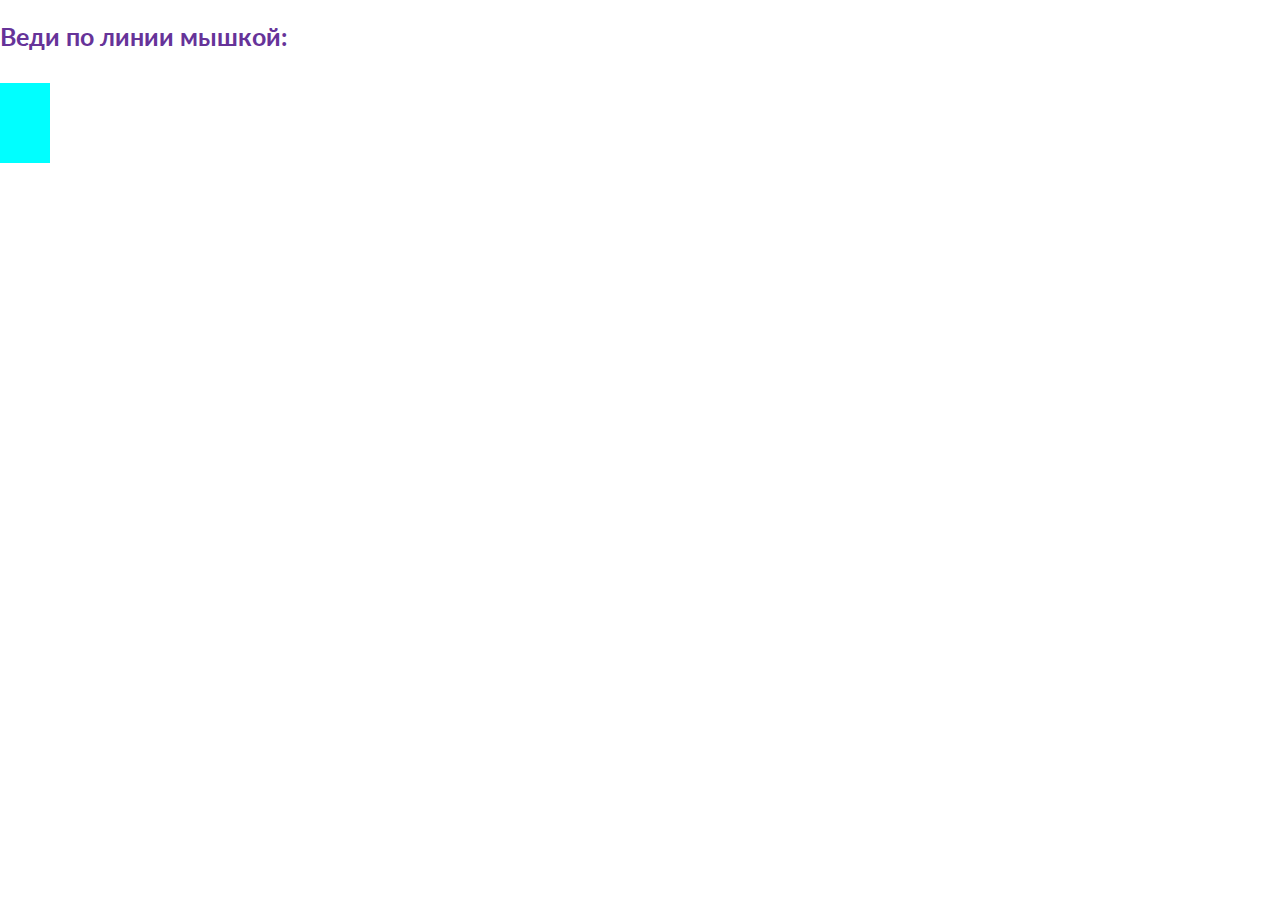
<file: index.html>
<!DOCTYPE html>
<html lang="en">

<head>
	<meta charset="UTF-8">
	<meta http-equiv="X-UA-Compatible" content="IE=edge">
	<meta name="viewport" content="width=device-width, initial-scale=1.0">
	<link rel="stylesheet" href="css/style.css">
	<title>Lesson 9</title>
</head>

<body>
	<div class="wrapper">
		<header id="header" class="header">
		</header>
		<div class="content">
			<main class="main">
				<p>Веди по линии мышкой:</p>
				<div class="game">
					<div class="block-1">
					</div>
					<div class="block-2">
					</div>
					<div class="block-3">
					</div>
					<div class="block-4">
					</div>
					<div class="block-5">
					</div>
					<div class="block-6">
					</div>
					<div class="block-7">
					</div>
					<div class="block-8">
					</div>
					<div class="gif-image">
						<img class="gif-size" src="img/horror.gif" alt="horror-gif">
					</div>
				</div >
			</main>
		</div>
		<footer class="footer">
		</footer>
	</div>
</body>

</html>
</file>
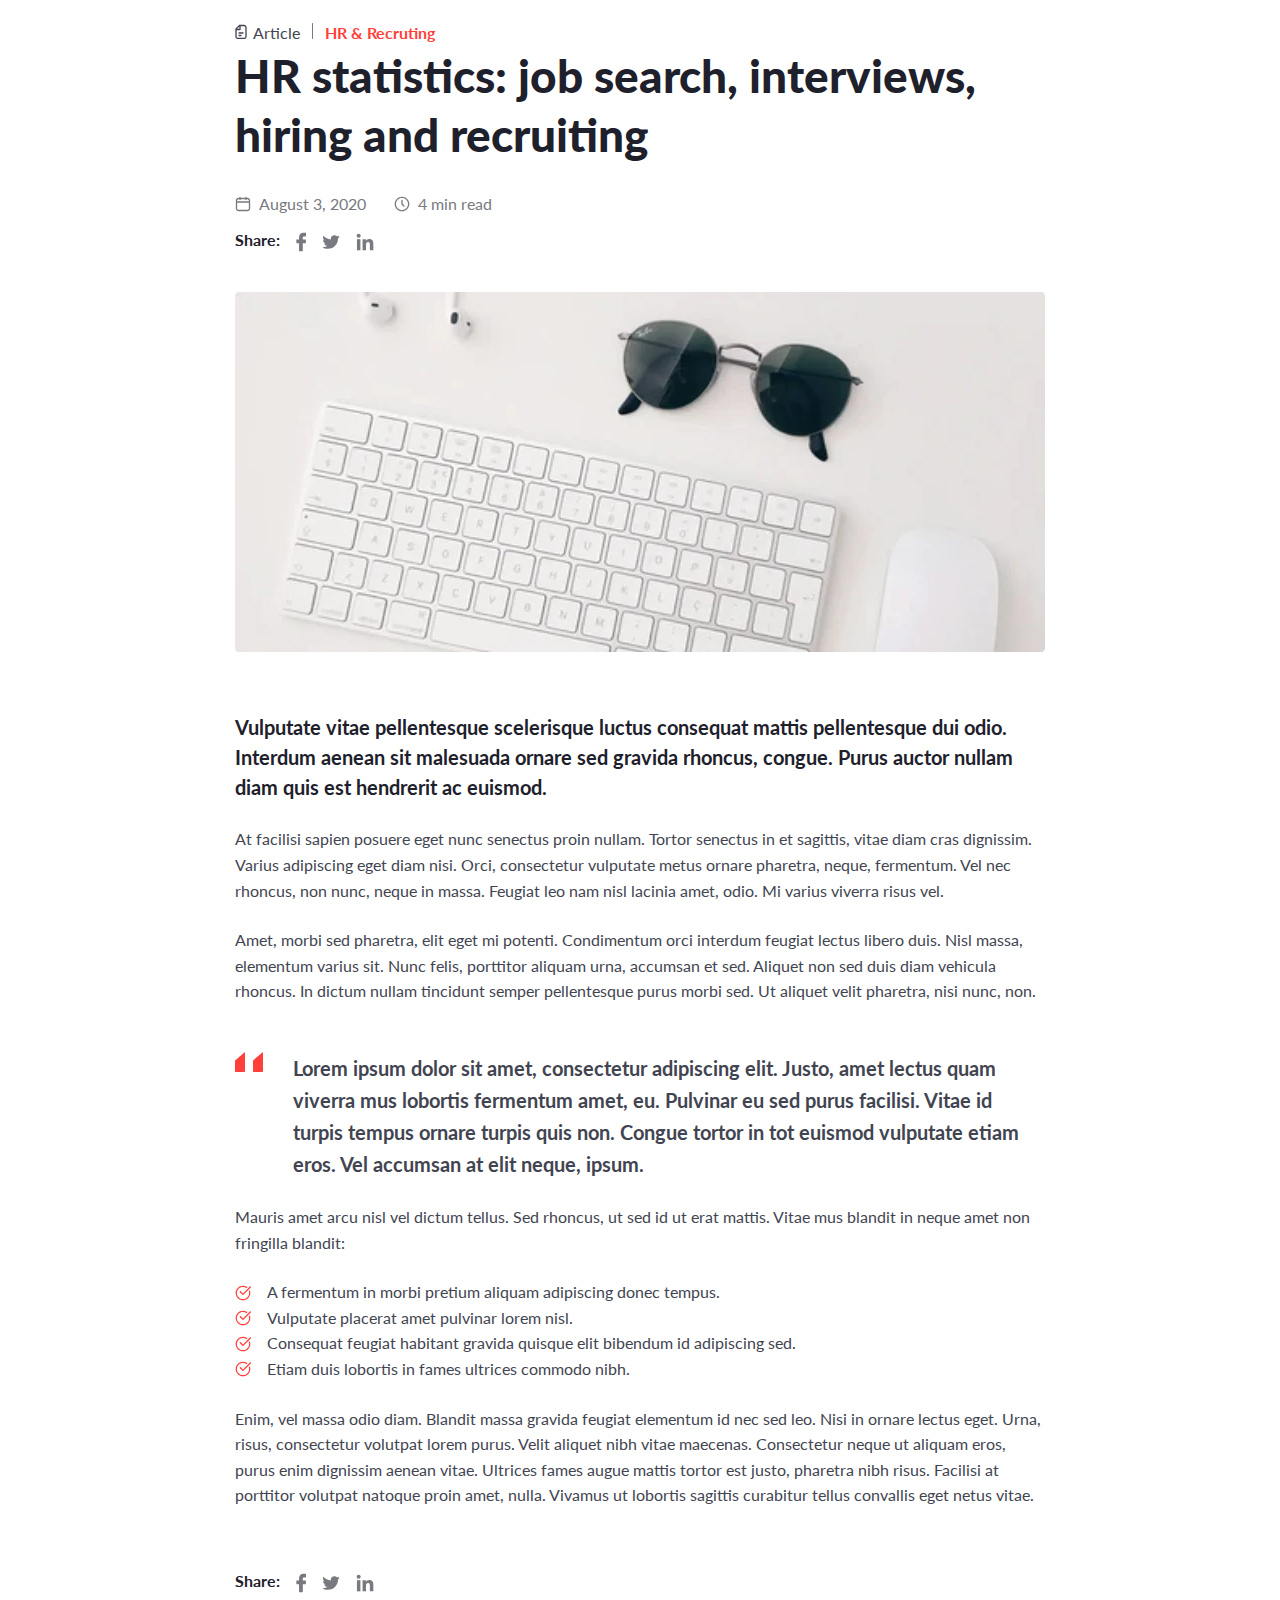
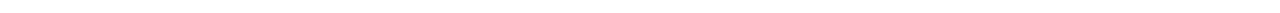
<file: page-two.html>
<!DOCTYPE html>
<html lang="en">

<head>
	<meta charset="UTF-8">
	<meta http-equiv="X-UA-Compatible" content="IE=edge">
	<meta name="viewport" content="width=device-width, initial-scale=1.0">
	<link rel="stylesheet" href="css/style-two.css">
	<title>Lesson 9.1</title>
</head>

<body>
	<div class="wrapper">
		<div class="content">
			<header id="header" class="header">
				<div class="block-1">
					<div class="container">
						<div class="article">
							<span>Article</span>
						</div>
						<div class="hr"><span>HR & Recruting</span></div>
					</div>
					<h1>
						HR statistics: job search, interviews, hiring and recruiting
					</h1>
				</div>
				<div class="block-2">
					<div class="date-time">
						<div class="date">
							August 3, 2020
						</div>
						<div class="time">4 min read</div>
					</div>
					<div class="share">
						<span>Share:</span>
						<a href="http://facebook.com" target="_blank"><img class="soc-1" src="img/svg/facebook.svg"
								alt="facebook"></a>
						<a href="http://twitter.com" target="_blank"><img class="soc-2" src="img/svg/twitter.svg"
								alt="twitter"></a>
						<a href="http://google.com" target="_blank"><img class="soc-3" src="img/svg/in.svg" alt="in"></a>
					</div>
				</div>
			</header>
			<main class="main">
				<div class="block-3">
					<div class="main-image">
						<picture>
							<source srcset="img/main-image.webp" type="image/webp">
							<img src="img/main-image.jpg" alt="foto of glasses">
						</picture>
					</div>
					<div class="text">
						<p>Vulputate vitae pellentesque scelerisque luctus consequat mattis pellentesque dui odio. Interdum
							aenean sit malesuada ornare sed gravida rhoncus, congue. Purus auctor nullam diam quis est
							hendrerit
							ac euismod. </p>
						<p>At facilisi sapien posuere eget nunc senectus proin nullam. Tortor senectus in et sagittis,
							vitae
							diam
							cras dignissim. Varius adipiscing eget diam nisi. Orci, consectetur vulputate metus ornare
							pharetra,
							neque, fermentum. Vel nec rhoncus, non nunc, neque in massa. Feugiat leo nam nisl lacinia amet,
							odio.
							Mi varius viverra risus vel.</p>
						<p>Amet, morbi sed pharetra, elit eget mi potenti. Condimentum orci interdum feugiat lectus libero
							duis.
							Nisl massa, elementum varius sit. Nunc felis, porttitor aliquam urna, accumsan et sed. Aliquet
							non
							sed
							duis diam vehicula rhoncus. In dictum nullam tincidunt semper pellentesque purus morbi sed. Ut
							aliquet
							velit pharetra, nisi nunc, non.</p>
						<p class="text-700">
							Lorem ipsum dolor sit amet, consectetur adipiscing elit. Justo, amet lectus quam viverra mus
							lobortis
							fermentum amet, eu. Pulvinar eu sed purus facilisi. Vitae id turpis tempus ornare turpis quis
							non.
							Congue tortor in tot euismod vulputate etiam eros. Vel accumsan at elit neque, ipsum.
						</p>
						<p>Mauris amet arcu nisl vel dictum tellus. Sed rhoncus, ut sed id ut erat mattis. Vitae mus
							blandit
							in
							neque amet non fringilla blandit:</p>
						<ul class="list">
							<li>A fermentum in morbi pretium aliquam adipiscing donec tempus.</li>
							<li>Vulputate placerat amet pulvinar lorem nisl.</li>
							<li>Consequat feugiat habitant gravida quisque elit bibendum id adipiscing sed.</li>
							<li>Etiam duis lobortis in fames ultrices commodo nibh.</li>
						</ul>
						<p>Enim, vel massa odio diam. Blandit massa gravida feugiat elementum id nec sed leo. Nisi in
							ornare
							lectus eget. Urna, risus, consectetur volutpat lorem purus. Velit aliquet nibh vitae maecenas.
							Consectetur neque ut aliquam eros, purus enim dignissim aenean vitae. Ultrices fames augue
							mattis
							tortor est justo, pharetra nibh risus. Facilisi at porttitor volutpat natoque proin amet, nulla.
							Vivamus ut lobortis sagittis curabitur tellus convallis eget netus vitae.</p>
					</div>
					<div class="share">
						<span>Share:</span>
						<a href="http://facebook.com" target="_blank"><img class="soc-1" src="img/svg/facebook.svg"
								alt="facebook"></a>
						<a href="http://twitter.com" target="_blank"><img class="soc-2" src="img/svg/twitter.svg"
								alt="twitter"></a>
						<a href="http://google.com" target="_blank"><img class="soc-3" src="img/svg/in.svg" alt="in"></a>
					</div>
				</div>
			</main>
			<footer class="footer">
			</footer>
		</div>
	</div>
</body>


</html>
</file>
<file: css/style.css>
/* &display=swap */
@import "null.css";
/* ================================================================ */
@import url(https://fonts.googleapis.com/css?family=Lato:regular,700,900&display=swap);

.wrapper {
	min-height: 100%;
	overflow: hidden;
}

.content{
	max-width: 1400px;
	margin: 0 auto;
}

body{
	font-family: "Lato", sans-serif;
}


.main{
	padding: 20px 0;
}
.image{
	text-align: center;
	margin-bottom: 30px;
}

.main p{
	font-size: 25px;
	line-height: 1.3;
	color: rebeccapurple;
	font-weight: 700;
	margin-bottom: 30px;
}


.game{
	font-size: 0;
}

.block-1{
	width: 50px;
	height: 80px;
	background-color: aqua;
	display: inline-block;
}

.block-1:hover + .block-2{
	visibility: visible;
}


.block-2{
	width: 1350px;
	height: 40px;
	background-color: aqua;
	display: inline-block;
	visibility: hidden;
}

.block-2:hover{
	visibility: visible;
}


.block-2:hover + .block-3{
	visibility: visible;
}


.block-3{
	width: 40px;
	height: 40px;
	background-color: aqua;
	display: block;
	margin: 0 0 0 auto;
	visibility: hidden;
}

.block-3:hover{
	visibility: visible;
}


.block-3:hover + .block-4{
	visibility: visible;
}

.block-4{
	width: 40px;
	height: 150px;
	background-color: aqua;
	display: block;
	margin: 0 0 0 auto;
	visibility: hidden;
}


.block-4:hover{
	visibility: visible;
}


.block-4:hover + .block-5{
	visibility: visible;
}

.block-5{
	width: 100%;
	height: 40px;
	background-color: aqua;
	display: block;
	visibility: hidden;
}

.block-5:hover{
	visibility: visible;
}


.block-5:hover + .block-6{
	visibility: visible;
}

.block-6{
	width: 20px;
	height: 30px;
	background-color: aqua;
	display: block;
	visibility: hidden;
}

.block-6:hover{
	visibility: visible;
}


.block-6:hover + .block-7{
	visibility: visible;
}

.block-7{
	width: 20px;
	height: 150px;
	background-color: aqua;
	visibility: hidden;
}

.block-7:hover{
	visibility: visible;
}


.block-7:hover + .block-8{
	visibility: visible;
}

.block-8{
	width: 20px;
	height: 20px;
	background-color: rgb(255, 0, 0);
	visibility: hidden; 
}

.block-8:hover{
	visibility: visible;
}

.gif-size{
	width: 450px;
}

.gif-image{
	text-align: center;
	display: none;
}

.block-8:hover + .gif-image{
	display: block;
}
</file>
<file: css/style-two.css>
/* &display=swap */
@import "null.css";
/* ================================================================ */
@import url(https://fonts.googleapis.com/css?family=Lato:regular,700,900&display=swap);

.wrapper {
	min-height: 100%;
	overflow: hidden;
}

.content{
	max-width: 810px;
	margin: 0 auto;
	padding: 20px 0;
}

body{
	font-family: "Lato", sans-serif;
}

.header{
	margin-bottom: 40px;
}

.header > :last-child{
	margin-bottom: 0;
}

.block-1{
	margin-bottom: 12px;
}

.container{
	font-size: 0;
}

.article{
	line-height: 1.6;
	color: #424551;
	display: inline-block;
}

.article span{
	display: inline-block;
	margin-right: 12px;
	font-size: 16px;
}

.article::before{
	content: "";
	display: inline-block;
	width: 16px;
	height: 16px;
	margin-right: 2px;
	background: url("../img/svg/article.svg") 0 1px no-repeat;
}

.article::after{
	content: "";
	display: inline-block;
	width: 1px;
	height: 16px;
	background: url("../img/svg/divider.svg") 0 0px / 1px 16px no-repeat;
	margin-right: 12px;
}

.hr{
	display: inline-block;
	color: #FF3F3A;
	line-height: 1.6;
	font-weight: bold;
	margin-right: 12px;
	font-size: 16px;
}



.block-1 > :last-child{
	margin-right: 0;
}


h1{
	color: #1E212C;
	font-weight: 900;
	font-size: 46px;
	line-height: 1.3;
	margin-bottom: 26px;
}

.block-2{
	margin-bottom: 12px;
}

.block-2 > :last-child{
	margin-bottom: 0;
}

.date-time{
	margin-bottom: 10px;
}

.date-time > :last-child{
	margin-right: 0;
}

.date{
	display: inline-block;
	color: #787A80;
	line-height: 1.6;
	margin-right: 24px;
	background: url("../img/svg/calend.svg") 0 4.5px no-repeat;
	padding-left: 24px;
}

.time{
	display: inline-block;
	color: #787A80;
	line-height: 1.6;
	background: url("../img/svg/clock.svg") 0 4.5px no-repeat;
	padding-left: 24px;
	margin-right: 24px;
}

.share{
	margin-bottom: 10px;
	color: #1E212C;
	font-weight: bold;
	line-height: 1.6;
}

.share span{
	display: inline-block;
}

.share > :not(:last-child){
	margin-right: 12px;
}

.soc-1, .soc-2, .soc-3{
	vertical-align: middle;
}

.main-image{
	margin-bottom: 60px;
}

.text{
	margin-bottom: 60px;
}

.text > :last-child{
	margin-bottom: 0;
}

.text > p{
	line-height: 1.6;
	color: #424551;
	margin-bottom: 24px;
}

.text > p:first-child{
	font-size: 20px;
	font-weight: 700;
	line-height: 1.5;
	color: #1E212C;
}

.text > p:nth-of-type(3){
	margin-bottom: 48px;
}

.text-700{
	padding-left: 58px;
	color: #1E212C;
	line-height: 1.5;
	font-weight: bold;
	font-size: 20px;
	background: url("../img/svg/braces.svg") 0 0 no-repeat;
	margin-bottom: 48px;
}

ul.list{
	color: #424551;
	line-height: 1.6;
	margin-bottom: 24px;
}

ul.list li{
	background: url("../img/list.svg") 0 5.5px no-repeat;
	padding-left: 32px;
}

.block-3 > :last-child{
	margin-bottom: 0;
}
</file>
